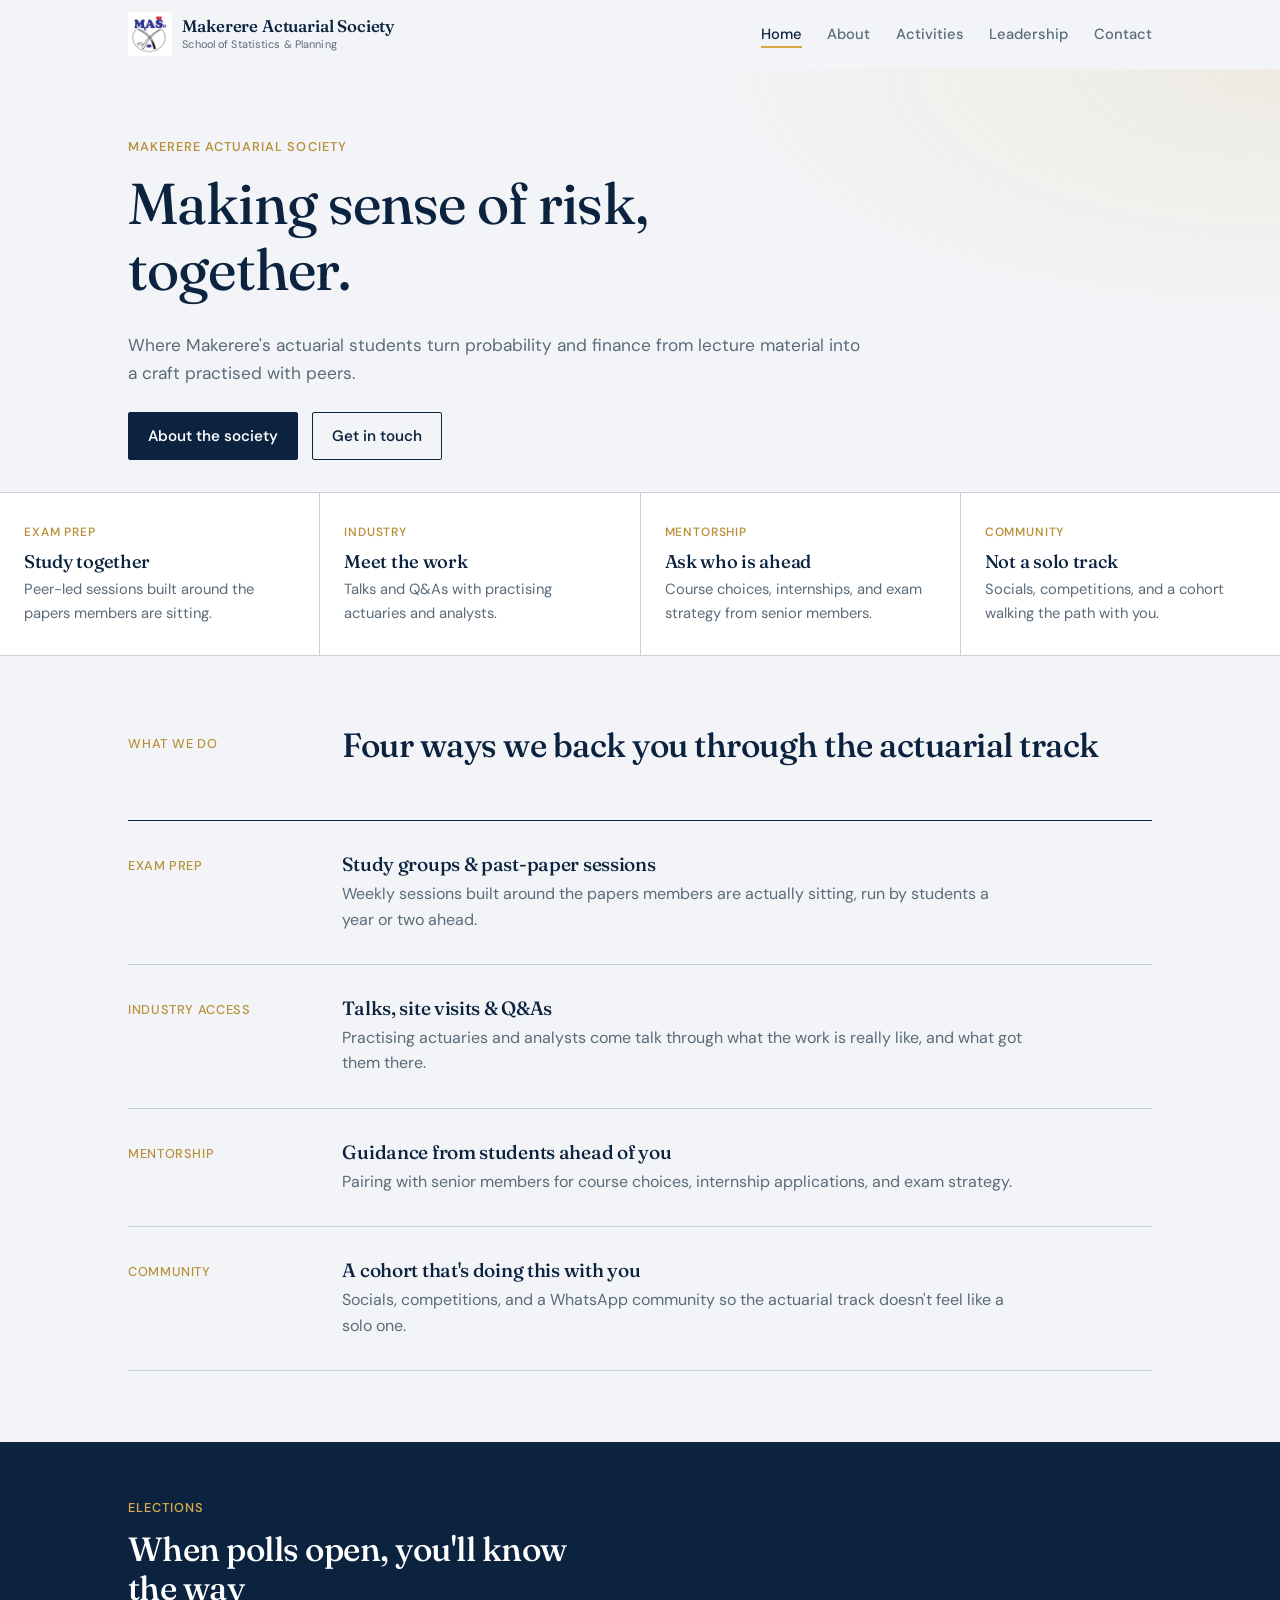
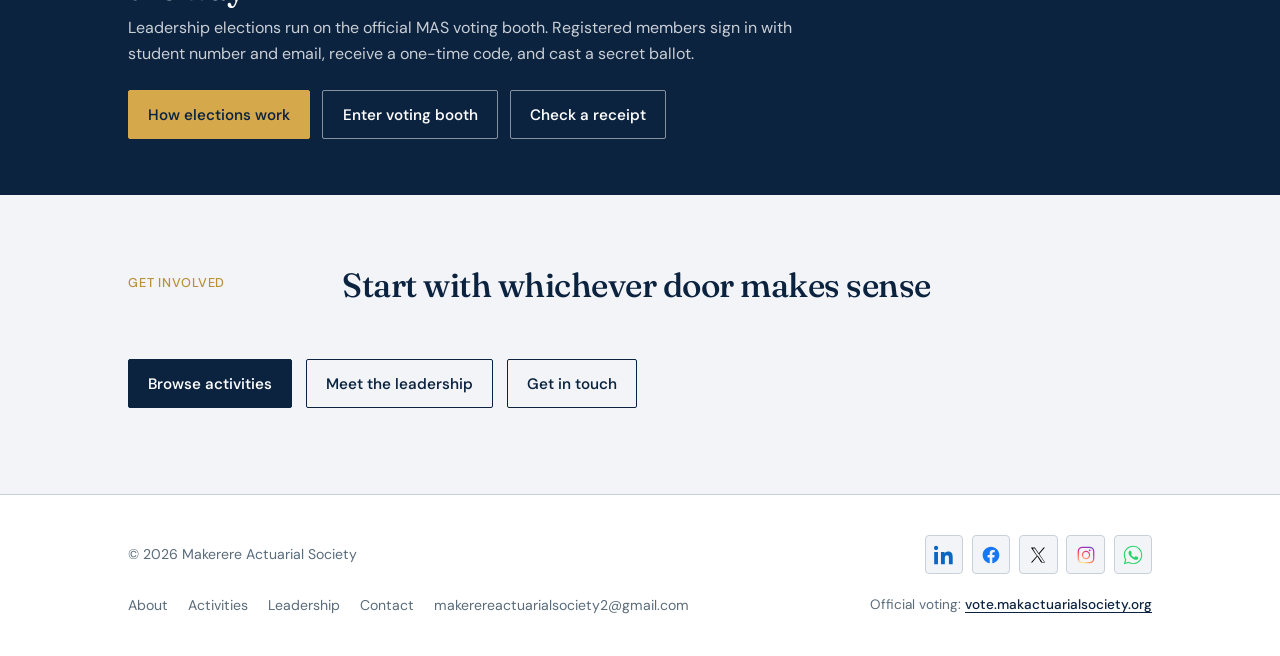
<file: index.html>
<!doctype html>
<html lang="en">
<head>
  <meta charset="utf-8">
  <title>Makerere Actuarial Society</title>
  <meta name="description" content="The Makerere Actuarial Society supports students building careers in actuarial science through exam prep, mentorship, and a direct line to the profession.">
  <meta name="viewport" content="width=device-width, initial-scale=1">
  <link rel="canonical" href="https://makacturialsociety.org/">
  <meta property="og:type" content="website">
  <meta property="og:site_name" content="Makerere Actuarial Society">
  <meta property="og:title" content="Makerere Actuarial Society">
  <meta property="og:description" content="Exam prep, mentorship, and industry access for Makerere's actuarial science students.">
  <meta property="og:url" content="https://makacturialsociety.org/">
  <meta property="og:image" content="https://makacturialsociety.org/assets/mas_logo.jpg">
  <meta name="twitter:card" content="summary">
  <meta name="twitter:title" content="Makerere Actuarial Society">
  <meta name="twitter:description" content="Exam prep, mentorship, and industry access for Makerere's actuarial science students.">
  <link rel="icon" type="image/jpeg" href="./assets/favicon.jpg">
  <link rel="preconnect" href="https://fonts.googleapis.com">
  <link rel="preconnect" href="https://fonts.gstatic.com" crossorigin>
  <link href="https://fonts.googleapis.com/css2?family=DM+Sans:ital,opsz,wght@0,9..40,400;0,9..40,500;0,9..40,600;1,9..40,400&family=Fraunces:opsz,wght@9..144,450;9..144,500;9..144,550&display=swap" rel="stylesheet">
  <link rel="stylesheet" href="./css/style.css">
  <script type="application/ld+json">
  {
    "@context": "https://schema.org",
    "@type": "Organization",
    "name": "Makerere Actuarial Society",
    "url": "https://makacturialsociety.org/",
    "email": "makerereactuarialsociety2@gmail.com",
    "logo": "https://makacturialsociety.org/assets/mas_logo.jpg",
    "sameAs": [
      "https://www.linkedin.com/company/makerere_mas/",
      "https://www.facebook.com/MakerereActuarialSocietymas",
      "https://x.com/MakActuarialSoc",
      "https://www.instagram.com/makerereactuarialsociety/"
    ]
  }
  </script>
</head>
<body>

  <a class="skip-link" href="#main">Skip to content</a>

  <header class="site-header">
    <div class="shell">
      <a class="brand" href="./">
        <span class="brand-mark">
          <img src="./assets/mas_logo.jpg" alt="Makerere Actuarial Society logo" height="44" width="44">
        </span>
        <span class="brand-word">Makerere Actuarial Society<small>School of Statistics &amp; Planning</small></span>
      </a>
      <button class="nav-toggle" type="button" data-nav-toggle aria-expanded="false" aria-controls="primary-nav">Menu</button>
      <nav class="site-nav" aria-label="Primary">
        <ul class="nav-links" id="primary-nav" data-nav-links>
          <li><a href="./" aria-current="page">Home</a></li>
          <li><a href="./about.html">About</a></li>
          <li><a href="./activities.html">Activities</a></li>
          <li><a href="./leadership.html">Leadership</a></li>
          <li><a href="./contact.html">Contact</a></li>
        </ul>
      </nav>
    </div>
  </header>

  <main id="main">

    <section class="page-intro" aria-label="Introduction">
      <div class="shell">
        <p class="kicker reveal">Makerere Actuarial Society</p>
        <h1 class="reveal reveal-delay-1">Making sense of risk, together.</h1>
        <p class="lede reveal reveal-delay-2">Where Makerere's actuarial students turn probability and finance from lecture material into a craft practised with peers.</p>
        <div class="hero-actions reveal reveal-delay-2">
          <a class="btn btn-primary" href="./about.html">About the society</a>
          <a class="btn btn-secondary" href="./contact.html">Get in touch</a>
        </div>
      </div>
    </section>

    <section class="pillars" aria-label="What you get">
      <div class="pillar">
        <p class="label">Exam prep</p>
        <h2>Study together</h2>
        <p>Peer-led sessions built around the papers members are sitting.</p>
      </div>
      <div class="pillar">
        <p class="label">Industry</p>
        <h2>Meet the work</h2>
        <p>Talks and Q&amp;As with practising actuaries and analysts.</p>
      </div>
      <div class="pillar">
        <p class="label">Mentorship</p>
        <h2>Ask who is ahead</h2>
        <p>Course choices, internships, and exam strategy from senior members.</p>
      </div>
      <div class="pillar">
        <p class="label">Community</p>
        <h2>Not a solo track</h2>
        <p>Socials, competitions, and a cohort walking the path with you.</p>
      </div>
    </section>

    <section class="section">
      <div class="shell">
        <div class="section-head reveal">
          <p class="row-label">What we do</p>
          <h2>Four ways we back you through the actuarial track</h2>
        </div>
        <div class="rows">
          <div class="row">
            <p class="row-label">Exam prep</p>
            <div>
              <h3>Study groups &amp; past-paper sessions</h3>
              <p>Weekly sessions built around the papers members are actually sitting, run by students a year or two ahead.</p>
            </div>
          </div>
          <div class="row">
            <p class="row-label">Industry access</p>
            <div>
              <h3>Talks, site visits &amp; Q&amp;As</h3>
              <p>Practising actuaries and analysts come talk through what the work is really like, and what got them there.</p>
            </div>
          </div>
          <div class="row">
            <p class="row-label">Mentorship</p>
            <div>
              <h3>Guidance from students ahead of you</h3>
              <p>Pairing with senior members for course choices, internship applications, and exam strategy.</p>
            </div>
          </div>
          <div class="row">
            <p class="row-label">Community</p>
            <div>
              <h3>A cohort that's doing this with you</h3>
              <p>Socials, competitions, and a WhatsApp community so the actuarial track doesn't feel like a solo one.</p>
            </div>
          </div>
        </div>
      </div>
    </section>

    <section class="band" aria-labelledby="election-ready">
      <div class="shell">
        <p class="band-kicker">Elections</p>
        <h2 id="election-ready">When polls open, you'll know the way</h2>
        <p class="lede">Leadership elections run on the official MAS voting booth. Registered members sign in with student number and email, receive a one-time code, and cast a secret ballot.</p>
        <div class="band-actions">
          <a class="btn btn-primary" href="./leadership.html">How elections work</a>
          <a class="btn btn-secondary" href="#" data-voting-booth>Enter voting booth</a>
          <a class="btn btn-secondary" href="#" data-receipt-lookup>Check a receipt</a>
        </div>
      </div>
    </section>

    <section class="section">
      <div class="shell">
        <div class="section-head">
          <p class="row-label">Get involved</p>
          <h2>Start with whichever door makes sense</h2>
        </div>
        <div class="hero-actions">
          <a class="btn btn-primary" href="./activities.html">Browse activities</a>
          <a class="btn btn-secondary" href="./leadership.html">Meet the leadership</a>
          <a class="btn btn-secondary" href="./contact.html">Get in touch</a>
        </div>
      </div>
    </section>

  </main>

  <footer class="site-footer">
    <div class="shell footer-inner">
      <div class="footer-top">
        <span>&copy; <span id="year"></span> Makerere Actuarial Society</span>
        <ul class="social-list" aria-label="Social media">
          <li><a href="#" data-social="linkedin"><img src="./assets/icons/linkedin.svg" alt="" width="20" height="20"></a></li>
          <li><a href="#" data-social="facebook"><img src="./assets/icons/facebook.svg" alt="" width="20" height="20"></a></li>
          <li><a href="#" data-social="x"><img src="./assets/icons/x.svg" alt="" width="20" height="20"></a></li>
          <li><a href="#" data-social="instagram"><img src="./assets/icons/instagram.svg" alt="" width="20" height="20"></a></li>
          <li><a href="#" data-social="whatsapp"><img src="./assets/icons/whatsapp.svg" alt="" width="20" height="20"></a></li>
        </ul>
      </div>
      <div class="footer-bottom">
        <ul class="footer-links">
          <li><a href="./about.html">About</a></li>
          <li><a href="./activities.html">Activities</a></li>
          <li><a href="./leadership.html">Leadership</a></li>
          <li><a href="./contact.html">Contact</a></li>
          <li><a href="mailto:makerereactuarialsociety2@gmail.com">makerereactuarialsociety2@gmail.com</a></li>
        </ul>
        <p class="footer-meta">Official voting: <a href="#" data-voting-booth>vote.makactuarialsociety.org</a></p>
      </div>
    </div>
  </footer>

  <script src="./js/main.js"></script>
</body>
</html>
</file>
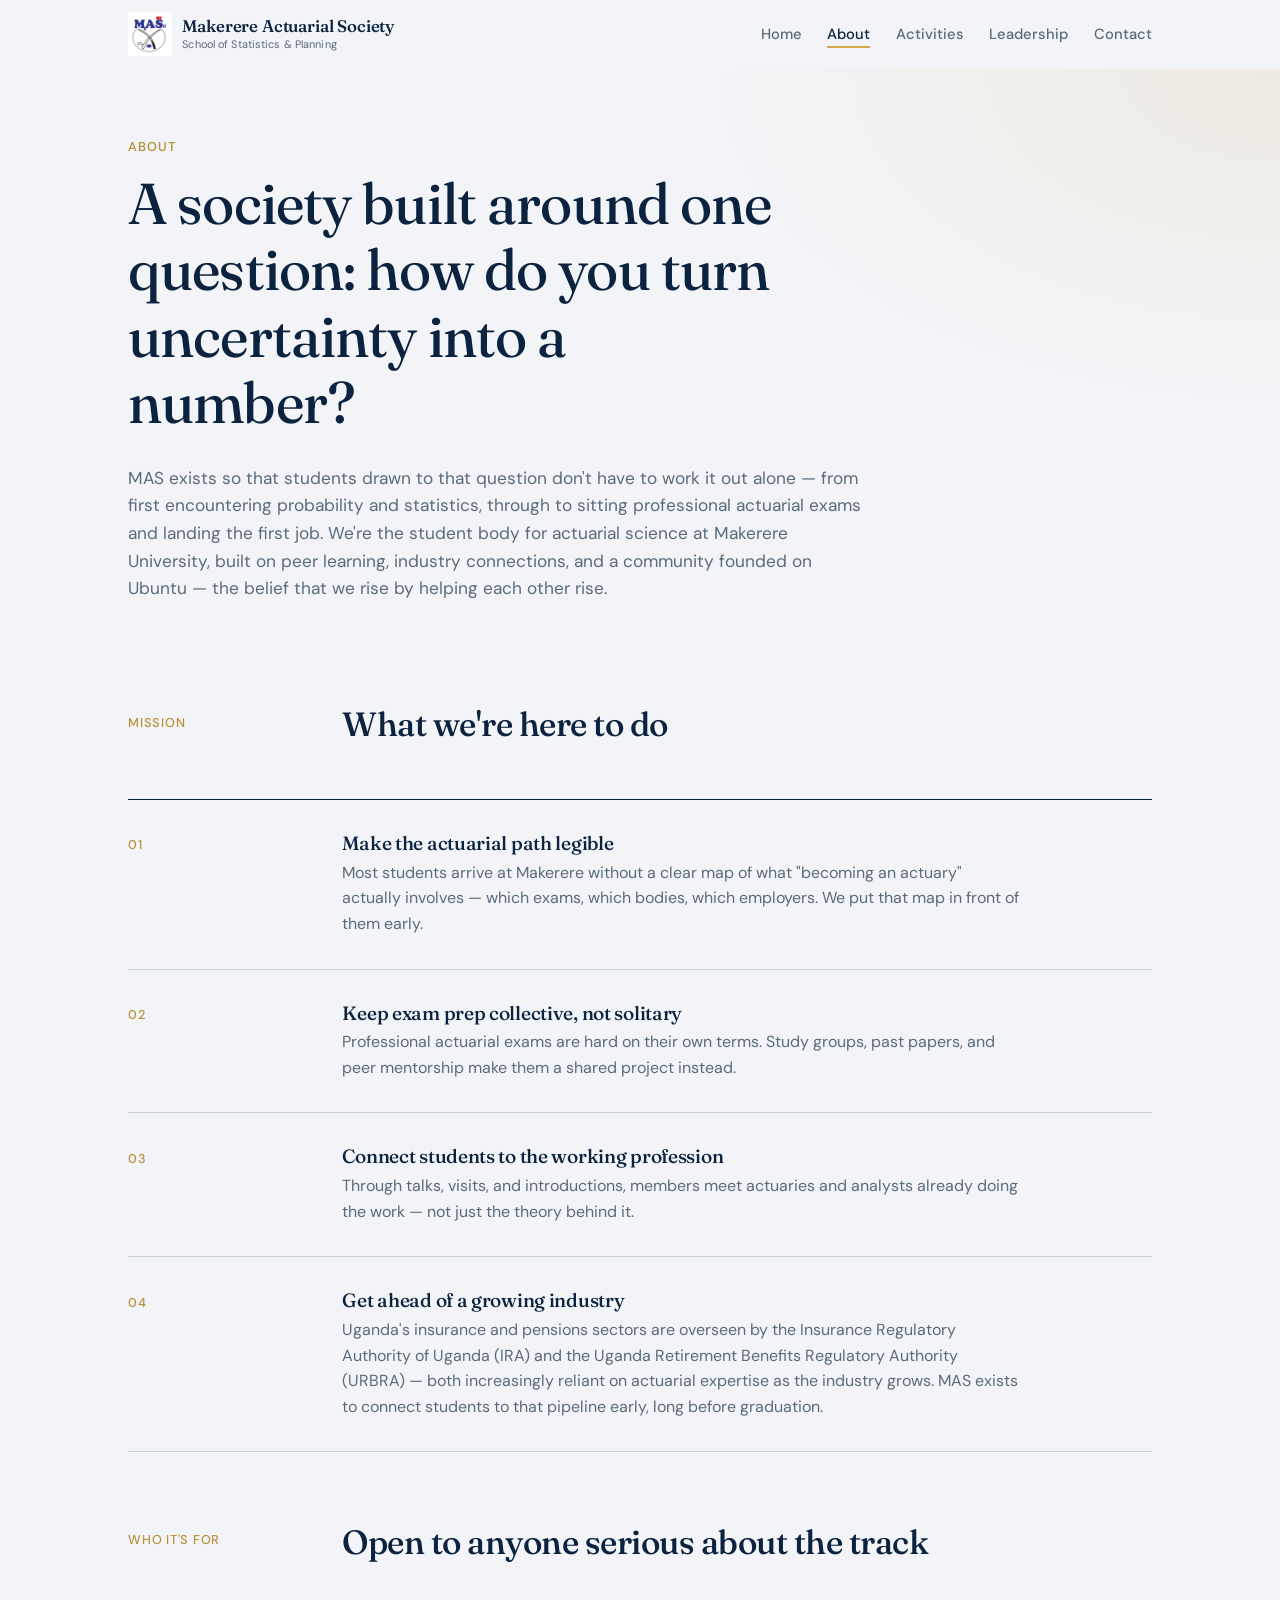
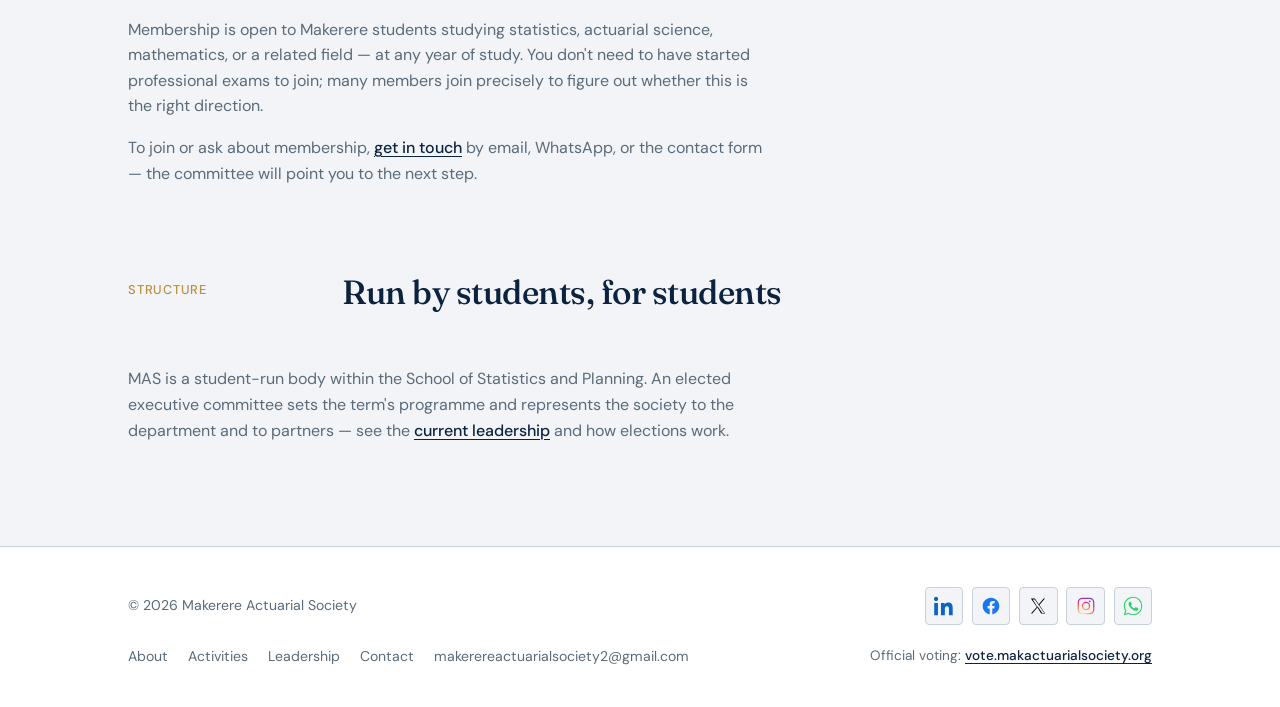
<file: about.html>
<!doctype html>
<html lang="en">
<head>
  <meta charset="utf-8">
  <title>About — Makerere Actuarial Society</title>
  <meta name="description" content="What the Makerere Actuarial Society is, who it's for, and how it's run.">
  <meta name="viewport" content="width=device-width, initial-scale=1">
  <link rel="canonical" href="https://makacturialsociety.org/about.html">
  <meta property="og:type" content="website">
  <meta property="og:site_name" content="Makerere Actuarial Society">
  <meta property="og:title" content="About — Makerere Actuarial Society">
  <meta property="og:description" content="What the Makerere Actuarial Society is, who it's for, and how it's run.">
  <meta property="og:url" content="https://makacturialsociety.org/about.html">
  <meta property="og:image" content="https://makacturialsociety.org/assets/mas_logo.jpg">
  <meta name="twitter:card" content="summary">
  <meta name="twitter:title" content="About — Makerere Actuarial Society">
  <meta name="twitter:description" content="What the Makerere Actuarial Society is, who it's for, and how it's run.">
  <link rel="icon" type="image/jpeg" href="./assets/favicon.jpg">
  <link rel="preconnect" href="https://fonts.googleapis.com">
  <link rel="preconnect" href="https://fonts.gstatic.com" crossorigin>
  <link href="https://fonts.googleapis.com/css2?family=DM+Sans:ital,opsz,wght@0,9..40,400;0,9..40,500;0,9..40,600;1,9..40,400&family=Fraunces:opsz,wght@9..144,450;9..144,500;9..144,550&display=swap" rel="stylesheet">
  <link rel="stylesheet" href="./css/style.css">
</head>
<body>

  <a class="skip-link" href="#main">Skip to content</a>

  <header class="site-header">
    <div class="shell">
      <a class="brand" href="./">
        <span class="brand-mark">
          <img src="./assets/mas_logo.jpg" alt="Makerere Actuarial Society logo" width="44" height="44">
        </span>
        <span class="brand-word">Makerere Actuarial Society<small>School of Statistics &amp; Planning</small></span>
      </a>
      <button class="nav-toggle" type="button" data-nav-toggle aria-expanded="false" aria-controls="primary-nav">Menu</button>
      <nav class="site-nav" aria-label="Primary">
        <ul class="nav-links" id="primary-nav" data-nav-links>
          <li><a href="./">Home</a></li>
          <li><a href="./about.html" aria-current="page">About</a></li>
          <li><a href="./activities.html">Activities</a></li>
          <li><a href="./leadership.html">Leadership</a></li>
          <li><a href="./contact.html">Contact</a></li>
        </ul>
      </nav>
    </div>
  </header>

  <main id="main">

    <section class="page-intro">
      <div class="shell">
        <p class="kicker reveal">About</p>
        <h1 class="reveal reveal-delay-1">A society built around one question: how do you turn uncertainty into a number?</h1>
        <p class="lede reveal reveal-delay-2">MAS exists so that students drawn to that question don't have to work it out alone — from first encountering probability and statistics, through to sitting professional actuarial exams and landing the first job. We're the student body for actuarial science at Makerere University, built on peer learning, industry connections, and a community founded on Ubuntu — the belief that we rise by helping each other rise.</p>
      </div>
    </section>

    <section class="section">
      <div class="shell">
        <div class="section-head">
          <p class="row-label">Mission</p>
          <h2>What we're here to do</h2>
        </div>
        <div class="rows">
          <div class="row">
            <p class="row-label">01</p>
            <div>
              <h3>Make the actuarial path legible</h3>
              <p>Most students arrive at Makerere without a clear map of what "becoming an actuary" actually involves — which exams, which bodies, which employers. We put that map in front of them early.</p>
            </div>
          </div>
          <div class="row">
            <p class="row-label">02</p>
            <div>
              <h3>Keep exam prep collective, not solitary</h3>
              <p>Professional actuarial exams are hard on their own terms. Study groups, past papers, and peer mentorship make them a shared project instead.</p>
            </div>
          </div>
          <div class="row">
            <p class="row-label">03</p>
            <div>
              <h3>Connect students to the working profession</h3>
              <p>Through talks, visits, and introductions, members meet actuaries and analysts already doing the work — not just the theory behind it.</p>
            </div>
          </div>
          <div class="row">
            <p class="row-label">04</p>
            <div>
              <h3>Get ahead of a growing industry</h3>
              <p>Uganda's insurance and pensions sectors are overseen by the Insurance Regulatory Authority of Uganda (IRA) and the Uganda Retirement Benefits Regulatory Authority (URBRA) — both increasingly reliant on actuarial expertise as the industry grows. MAS exists to connect students to that pipeline early, long before graduation.</p>
            </div>
          </div>
        </div>
      </div>
    </section>

    <section class="section" style="padding-top: 0;">
      <div class="shell">
        <div class="section-head">
          <p class="row-label">Who it's for</p>
          <h2>Open to anyone serious about the track</h2>
        </div>
        <p class="prose-narrow">Membership is open to Makerere students studying statistics, actuarial science, mathematics, or a related field — at any year of study. You don't need to have started professional exams to join; many members join precisely to figure out whether this is the right direction.</p>
        <p class="prose-narrow">To join or ask about membership, <a href="./contact.html">get in touch</a> by email, WhatsApp, or the contact form — the committee will point you to the next step.</p>
      </div>
    </section>

    <section class="section" style="padding-top: 0;">
      <div class="shell">
        <div class="section-head">
          <p class="row-label">Structure</p>
          <h2>Run by students, for students</h2>
        </div>
        <p class="prose-narrow">MAS is a student-run body within the School of Statistics and Planning. An elected executive committee sets the term's programme and represents the society to the department and to partners — see the <a href="./leadership.html">current leadership</a> and how elections work.</p>
      </div>
    </section>

  </main>

  <footer class="site-footer">
    <div class="shell footer-inner">
      <div class="footer-top">
        <span>&copy; <span id="year"></span> Makerere Actuarial Society</span>
        <ul class="social-list" aria-label="Social media">
          <li><a href="#" data-social="linkedin"><img src="./assets/icons/linkedin.svg" alt="" width="20" height="20"></a></li>
          <li><a href="#" data-social="facebook"><img src="./assets/icons/facebook.svg" alt="" width="20" height="20"></a></li>
          <li><a href="#" data-social="x"><img src="./assets/icons/x.svg" alt="" width="20" height="20"></a></li>
          <li><a href="#" data-social="instagram"><img src="./assets/icons/instagram.svg" alt="" width="20" height="20"></a></li>
          <li><a href="#" data-social="whatsapp"><img src="./assets/icons/whatsapp.svg" alt="" width="20" height="20"></a></li>
        </ul>
      </div>
      <div class="footer-bottom">
        <ul class="footer-links">
          <li><a href="./about.html">About</a></li>
          <li><a href="./activities.html">Activities</a></li>
          <li><a href="./leadership.html">Leadership</a></li>
          <li><a href="./contact.html">Contact</a></li>
          <li><a href="mailto:makerereactuarialsociety2@gmail.com">makerereactuarialsociety2@gmail.com</a></li>
        </ul>
        <p class="footer-meta">Official voting: <a href="#" data-voting-booth>vote.makactuarialsociety.org</a></p>
      </div>
    </div>
  </footer>

  <script src="./js/main.js"></script>
</body>
</html>
</file>
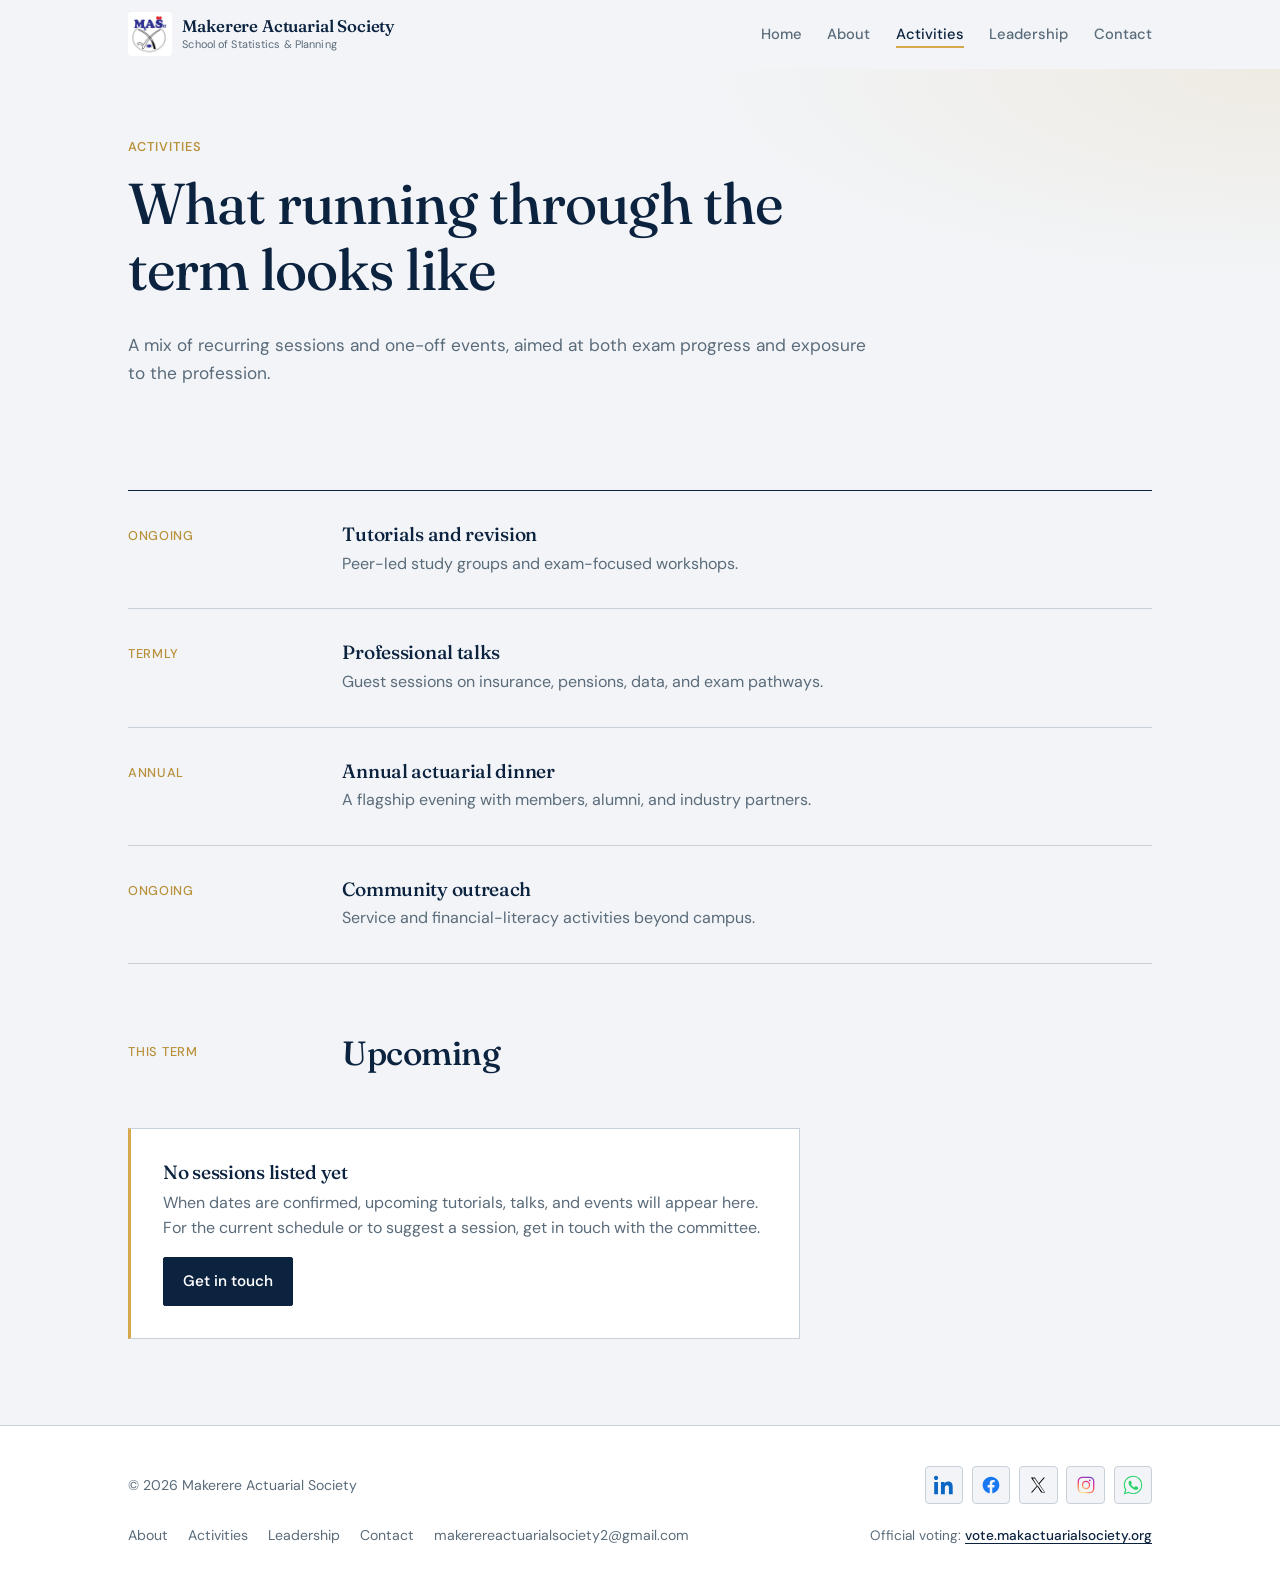
<file: activities.html>
<!doctype html>
<html lang="en">
<head>
  <meta charset="utf-8">
  <title>Activities — Makerere Actuarial Society</title>
  <meta name="description" content="Study groups, speaker sessions, industry visits, and the rest of what MAS runs through the year.">
  <meta name="viewport" content="width=device-width, initial-scale=1">
  <link rel="canonical" href="https://makacturialsociety.org/activities.html">
  <meta property="og:type" content="website">
  <meta property="og:site_name" content="Makerere Actuarial Society">
  <meta property="og:title" content="Activities — Makerere Actuarial Society">
  <meta property="og:description" content="Study groups, speaker sessions, industry visits, and the rest of what MAS runs through the year.">
  <meta property="og:url" content="https://makacturialsociety.org/activities.html">
  <meta property="og:image" content="https://makacturialsociety.org/assets/mas_logo.jpg">
  <meta name="twitter:card" content="summary">
  <meta name="twitter:title" content="Activities — Makerere Actuarial Society">
  <meta name="twitter:description" content="Study groups, speaker sessions, industry visits, and the rest of what MAS runs through the year.">
  <link rel="icon" type="image/jpeg" href="./assets/favicon.jpg">
  <link rel="preconnect" href="https://fonts.googleapis.com">
  <link rel="preconnect" href="https://fonts.gstatic.com" crossorigin>
  <link href="https://fonts.googleapis.com/css2?family=DM+Sans:ital,opsz,wght@0,9..40,400;0,9..40,500;0,9..40,600;1,9..40,400&family=Fraunces:opsz,wght@9..144,450;9..144,500;9..144,550&display=swap" rel="stylesheet">
  <link rel="stylesheet" href="./css/style.css">
</head>
<body>

  <a class="skip-link" href="#main">Skip to content</a>

  <header class="site-header">
    <div class="shell">
      <a class="brand" href="./">
        <span class="brand-mark">
          <img src="./assets/mas_logo.jpg" alt="Makerere Actuarial Society logo" width="44" height="44">
        </span>
        <span class="brand-word">Makerere Actuarial Society<small>School of Statistics &amp; Planning</small></span>
      </a>
      <button class="nav-toggle" type="button" data-nav-toggle aria-expanded="false" aria-controls="primary-nav">Menu</button>
      <nav class="site-nav" aria-label="Primary">
        <ul class="nav-links" id="primary-nav" data-nav-links>
          <li><a href="./">Home</a></li>
          <li><a href="./about.html">About</a></li>
          <li><a href="./activities.html" aria-current="page">Activities</a></li>
          <li><a href="./leadership.html">Leadership</a></li>
          <li><a href="./contact.html">Contact</a></li>
        </ul>
      </nav>
    </div>
  </header>

  <main id="main">

    <section class="page-intro">
      <div class="shell">
        <p class="kicker reveal">Activities</p>
        <h1 class="reveal reveal-delay-1">What running through the term looks like</h1>
        <p class="lede reveal reveal-delay-2">A mix of recurring sessions and one-off events, aimed at both exam progress and exposure to the profession.</p>
      </div>
    </section>

    <section class="section">
      <div class="shell">
        <div class="rows">
          <div class="row">
            <p class="row-label">Ongoing</p>
            <div>
              <h3>Tutorials and revision</h3>
              <p>Peer-led study groups and exam-focused workshops.</p>
            </div>
          </div>
          <div class="row">
            <p class="row-label">Termly</p>
            <div>
              <h3>Professional talks</h3>
              <p>Guest sessions on insurance, pensions, data, and exam pathways.</p>
            </div>
          </div>
          <div class="row">
            <p class="row-label">Annual</p>
            <div>
              <h3>Annual actuarial dinner</h3>
              <p>A flagship evening with members, alumni, and industry partners.</p>
            </div>
          </div>
          <div class="row">
            <p class="row-label">Ongoing</p>
            <div>
              <h3>Community outreach</h3>
              <p>Service and financial-literacy activities beyond campus.</p>
            </div>
          </div>
        </div>
      </div>
    </section>

    <section class="section" style="padding-top: 0;">
      <div class="shell">
        <div class="section-head">
          <p class="row-label">This term</p>
          <h2>Upcoming</h2>
        </div>
        <div class="empty-state">
          <h3>No sessions listed yet</h3>
          <p>When dates are confirmed, upcoming tutorials, talks, and events will appear here. For the current schedule or to suggest a session, get in touch with the committee.</p>
          <a class="btn btn-primary" href="./contact.html">Get in touch</a>
        </div>
      </div>
    </section>

  </main>

  <footer class="site-footer">
    <div class="shell footer-inner">
      <div class="footer-top">
        <span>&copy; <span id="year"></span> Makerere Actuarial Society</span>
        <ul class="social-list" aria-label="Social media">
          <li><a href="#" data-social="linkedin"><img src="./assets/icons/linkedin.svg" alt="" width="20" height="20"></a></li>
          <li><a href="#" data-social="facebook"><img src="./assets/icons/facebook.svg" alt="" width="20" height="20"></a></li>
          <li><a href="#" data-social="x"><img src="./assets/icons/x.svg" alt="" width="20" height="20"></a></li>
          <li><a href="#" data-social="instagram"><img src="./assets/icons/instagram.svg" alt="" width="20" height="20"></a></li>
          <li><a href="#" data-social="whatsapp"><img src="./assets/icons/whatsapp.svg" alt="" width="20" height="20"></a></li>
        </ul>
      </div>
      <div class="footer-bottom">
        <ul class="footer-links">
          <li><a href="./about.html">About</a></li>
          <li><a href="./activities.html">Activities</a></li>
          <li><a href="./leadership.html">Leadership</a></li>
          <li><a href="./contact.html">Contact</a></li>
          <li><a href="mailto:makerereactuarialsociety2@gmail.com">makerereactuarialsociety2@gmail.com</a></li>
        </ul>
        <p class="footer-meta">Official voting: <a href="#" data-voting-booth>vote.makactuarialsociety.org</a></p>
      </div>
    </div>
  </footer>

  <script src="./js/main.js"></script>
</body>
</html>
</file>
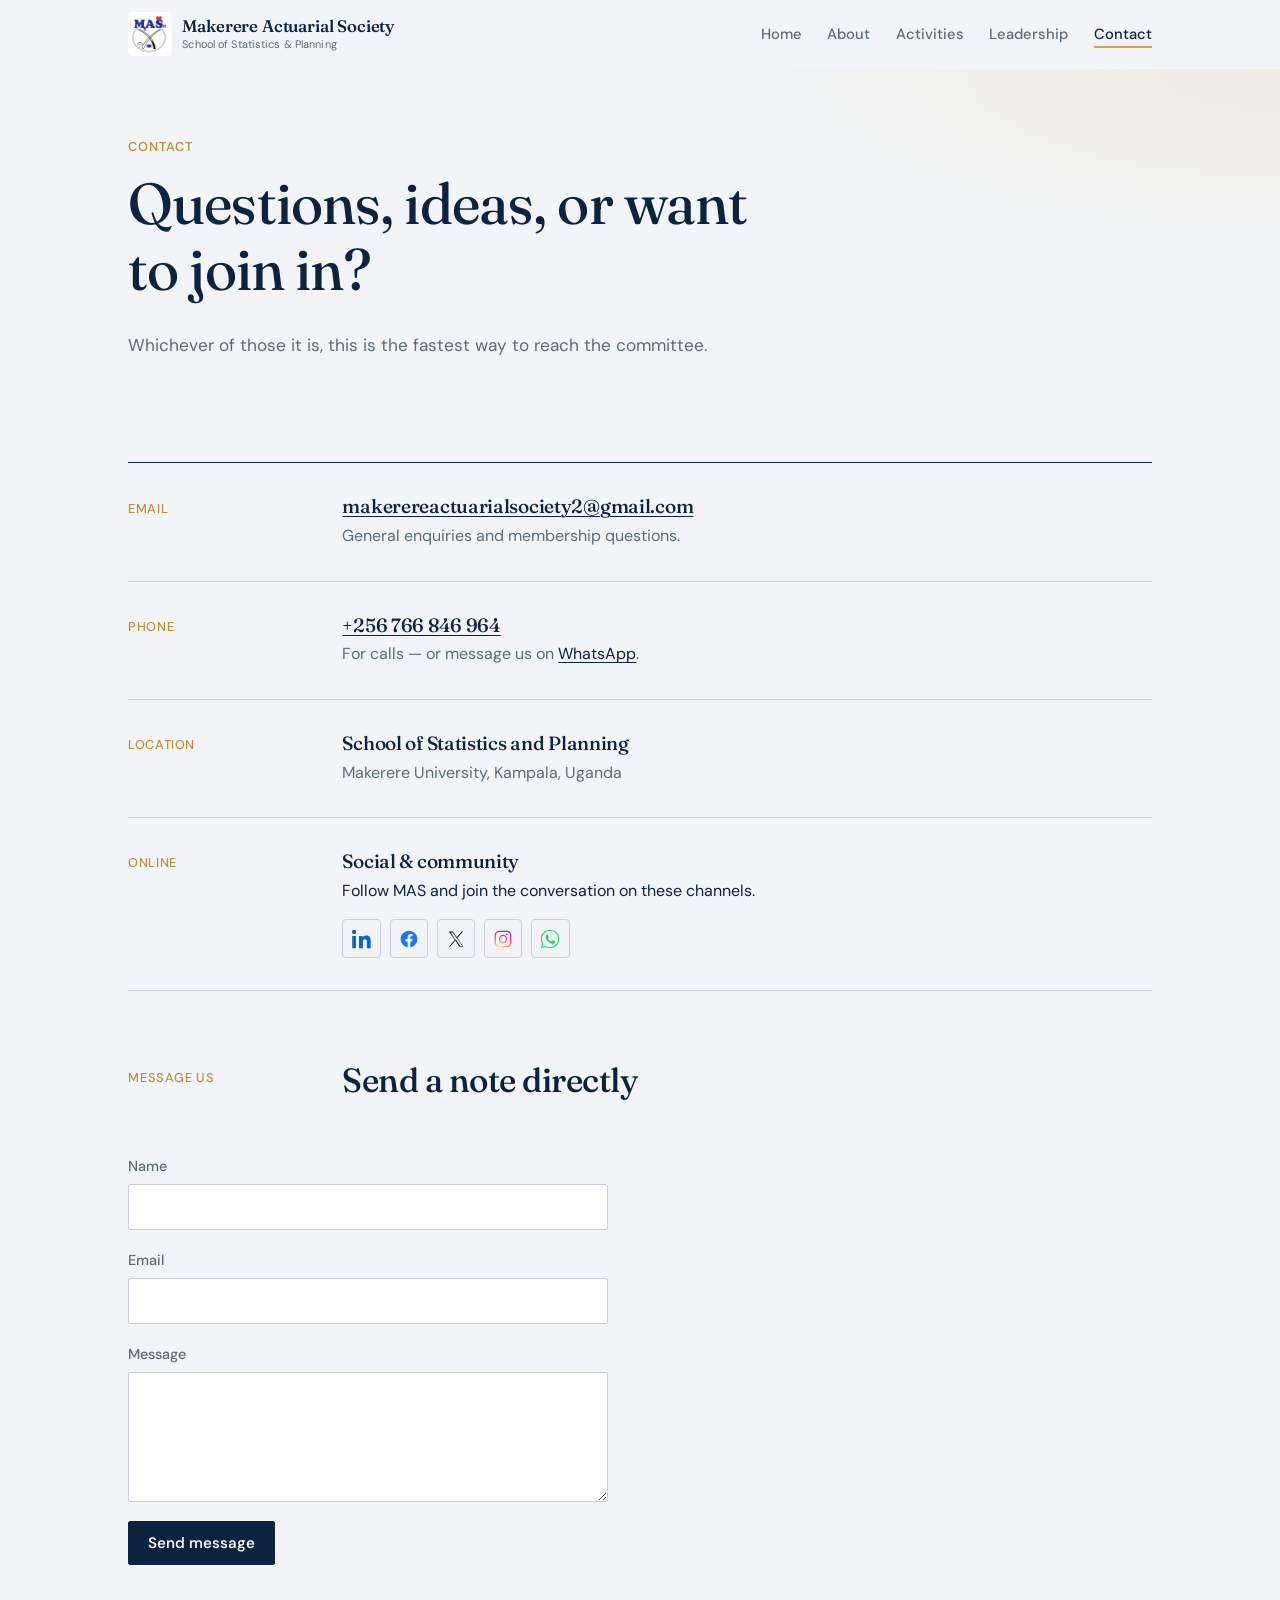
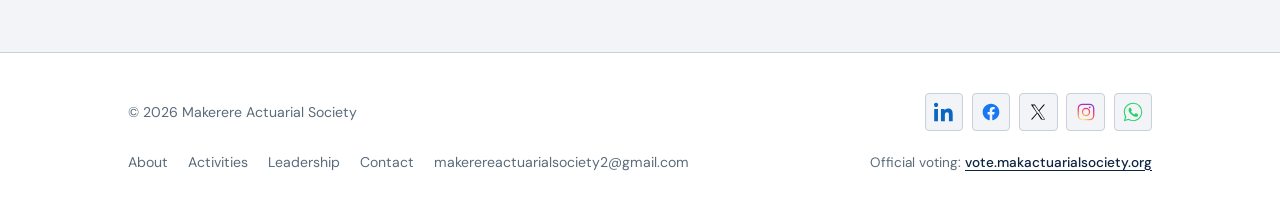
<file: contact.html>
<!doctype html>
<html lang="en">
<head>
  <meta charset="utf-8">
  <title>Contact — Makerere Actuarial Society</title>
  <meta name="description" content="Get in touch with the Makerere Actuarial Society.">
  <meta name="viewport" content="width=device-width, initial-scale=1">
  <link rel="canonical" href="https://makacturialsociety.org/contact.html">
  <meta property="og:type" content="website">
  <meta property="og:site_name" content="Makerere Actuarial Society">
  <meta property="og:title" content="Contact — Makerere Actuarial Society">
  <meta property="og:description" content="Get in touch with the Makerere Actuarial Society.">
  <meta property="og:url" content="https://makacturialsociety.org/contact.html">
  <meta property="og:image" content="https://makacturialsociety.org/assets/mas_logo.jpg">
  <meta name="twitter:card" content="summary">
  <meta name="twitter:title" content="Contact — Makerere Actuarial Society">
  <meta name="twitter:description" content="Get in touch with the Makerere Actuarial Society.">
  <link rel="icon" type="image/jpeg" href="./assets/favicon.jpg">
  <link rel="preconnect" href="https://fonts.googleapis.com">
  <link rel="preconnect" href="https://fonts.gstatic.com" crossorigin>
  <link href="https://fonts.googleapis.com/css2?family=DM+Sans:ital,opsz,wght@0,9..40,400;0,9..40,500;0,9..40,600;1,9..40,400&family=Fraunces:opsz,wght@9..144,450;9..144,500;9..144,550&display=swap" rel="stylesheet">
  <link rel="stylesheet" href="./css/style.css">
</head>
<body>

  <a class="skip-link" href="#main">Skip to content</a>

  <header class="site-header">
    <div class="shell">
      <a class="brand" href="./">
        <span class="brand-mark">
          <img src="./assets/mas_logo.jpg" alt="Makerere Actuarial Society logo" width="44" height="44">
        </span>
        <span class="brand-word">Makerere Actuarial Society<small>School of Statistics &amp; Planning</small></span>
      </a>
      <button class="nav-toggle" type="button" data-nav-toggle aria-expanded="false" aria-controls="primary-nav">Menu</button>
      <nav class="site-nav" aria-label="Primary">
        <ul class="nav-links" id="primary-nav" data-nav-links>
          <li><a href="./">Home</a></li>
          <li><a href="./about.html">About</a></li>
          <li><a href="./activities.html">Activities</a></li>
          <li><a href="./leadership.html">Leadership</a></li>
          <li><a href="./contact.html" aria-current="page">Contact</a></li>
        </ul>
      </nav>
    </div>
  </header>

  <main id="main">

    <section class="page-intro">
      <div class="shell">
        <p class="kicker reveal">Contact</p>
        <h1 class="reveal reveal-delay-1">Questions, ideas, or want to join in?</h1>
        <p class="lede reveal reveal-delay-2">Whichever of those it is, this is the fastest way to reach the committee.</p>
      </div>
    </section>

    <section class="section">
      <div class="shell">
        <div class="rows">
          <div class="row">
            <p class="row-label">Email</p>
            <div>
              <h3><a href="mailto:makerereactuarialsociety2@gmail.com">makerereactuarialsociety2@gmail.com</a></h3>
              <p>General enquiries and membership questions.</p>
            </div>
          </div>
          <div class="row">
            <p class="row-label">Phone</p>
            <div>
              <h3><a href="tel:+256766846964">+256 766 846 964</a></h3>
              <p>For calls — or message us on <a href="#" data-social="whatsapp">WhatsApp</a>.</p>
            </div>
          </div>
          <div class="row">
            <p class="row-label">Location</p>
            <div>
              <h3>School of Statistics and Planning</h3>
              <p>Makerere University, Kampala, Uganda</p>
            </div>
          </div>
          <div class="row">
            <p class="row-label">Online</p>
            <div>
              <h3>Social &amp; community</h3>
              <p>Follow MAS and join the conversation on these channels.</p>
              <ul class="social-list contact-socials" aria-label="Social media">
                <li><a href="#" data-social="linkedin"><img src="./assets/icons/linkedin.svg" alt="" width="20" height="20"></a></li>
                <li><a href="#" data-social="facebook"><img src="./assets/icons/facebook.svg" alt="" width="20" height="20"></a></li>
                <li><a href="#" data-social="x"><img src="./assets/icons/x.svg" alt="" width="20" height="20"></a></li>
                <li><a href="#" data-social="instagram"><img src="./assets/icons/instagram.svg" alt="" width="20" height="20"></a></li>
                <li><a href="#" data-social="whatsapp"><img src="./assets/icons/whatsapp.svg" alt="" width="20" height="20"></a></li>
              </ul>
            </div>
          </div>
        </div>
      </div>
    </section>

    <section class="section" style="padding-top: 0;">
      <div class="shell">
        <div class="section-head">
          <p class="row-label">Message us</p>
          <h2>Send a note directly</h2>
        </div>

        <form action="https://formspree.io/f/xnpqvrre" method="POST" data-contact-form>
          <div class="form-field">
            <label for="name">Name</label>
            <input type="text" id="name" name="name" required autocomplete="name">
          </div>
          <div class="form-field">
            <label for="email">Email</label>
            <input type="email" id="email" name="email" required autocomplete="email">
          </div>
          <div class="form-field">
            <label for="message">Message</label>
            <textarea id="message" name="message" rows="5" required></textarea>
          </div>
          <button class="btn btn-primary" type="submit">Send message</button>
          <p class="form-status" data-form-status role="status" aria-live="polite"></p>
        </form>
      </div>
    </section>

  </main>

  <footer class="site-footer">
    <div class="shell footer-inner">
      <div class="footer-top">
        <span>&copy; <span id="year"></span> Makerere Actuarial Society</span>
        <ul class="social-list" aria-label="Social media">
          <li><a href="#" data-social="linkedin"><img src="./assets/icons/linkedin.svg" alt="" width="20" height="20"></a></li>
          <li><a href="#" data-social="facebook"><img src="./assets/icons/facebook.svg" alt="" width="20" height="20"></a></li>
          <li><a href="#" data-social="x"><img src="./assets/icons/x.svg" alt="" width="20" height="20"></a></li>
          <li><a href="#" data-social="instagram"><img src="./assets/icons/instagram.svg" alt="" width="20" height="20"></a></li>
          <li><a href="#" data-social="whatsapp"><img src="./assets/icons/whatsapp.svg" alt="" width="20" height="20"></a></li>
        </ul>
      </div>
      <div class="footer-bottom">
        <ul class="footer-links">
          <li><a href="./about.html">About</a></li>
          <li><a href="./activities.html">Activities</a></li>
          <li><a href="./leadership.html">Leadership</a></li>
          <li><a href="./contact.html">Contact</a></li>
          <li><a href="mailto:makerereactuarialsociety2@gmail.com">makerereactuarialsociety2@gmail.com</a></li>
        </ul>
        <p class="footer-meta">Official voting: <a href="#" data-voting-booth>vote.makactuarialsociety.org</a></p>
      </div>
    </div>
  </footer>

  <script src="./js/main.js"></script>
</body>
</html>
</file>
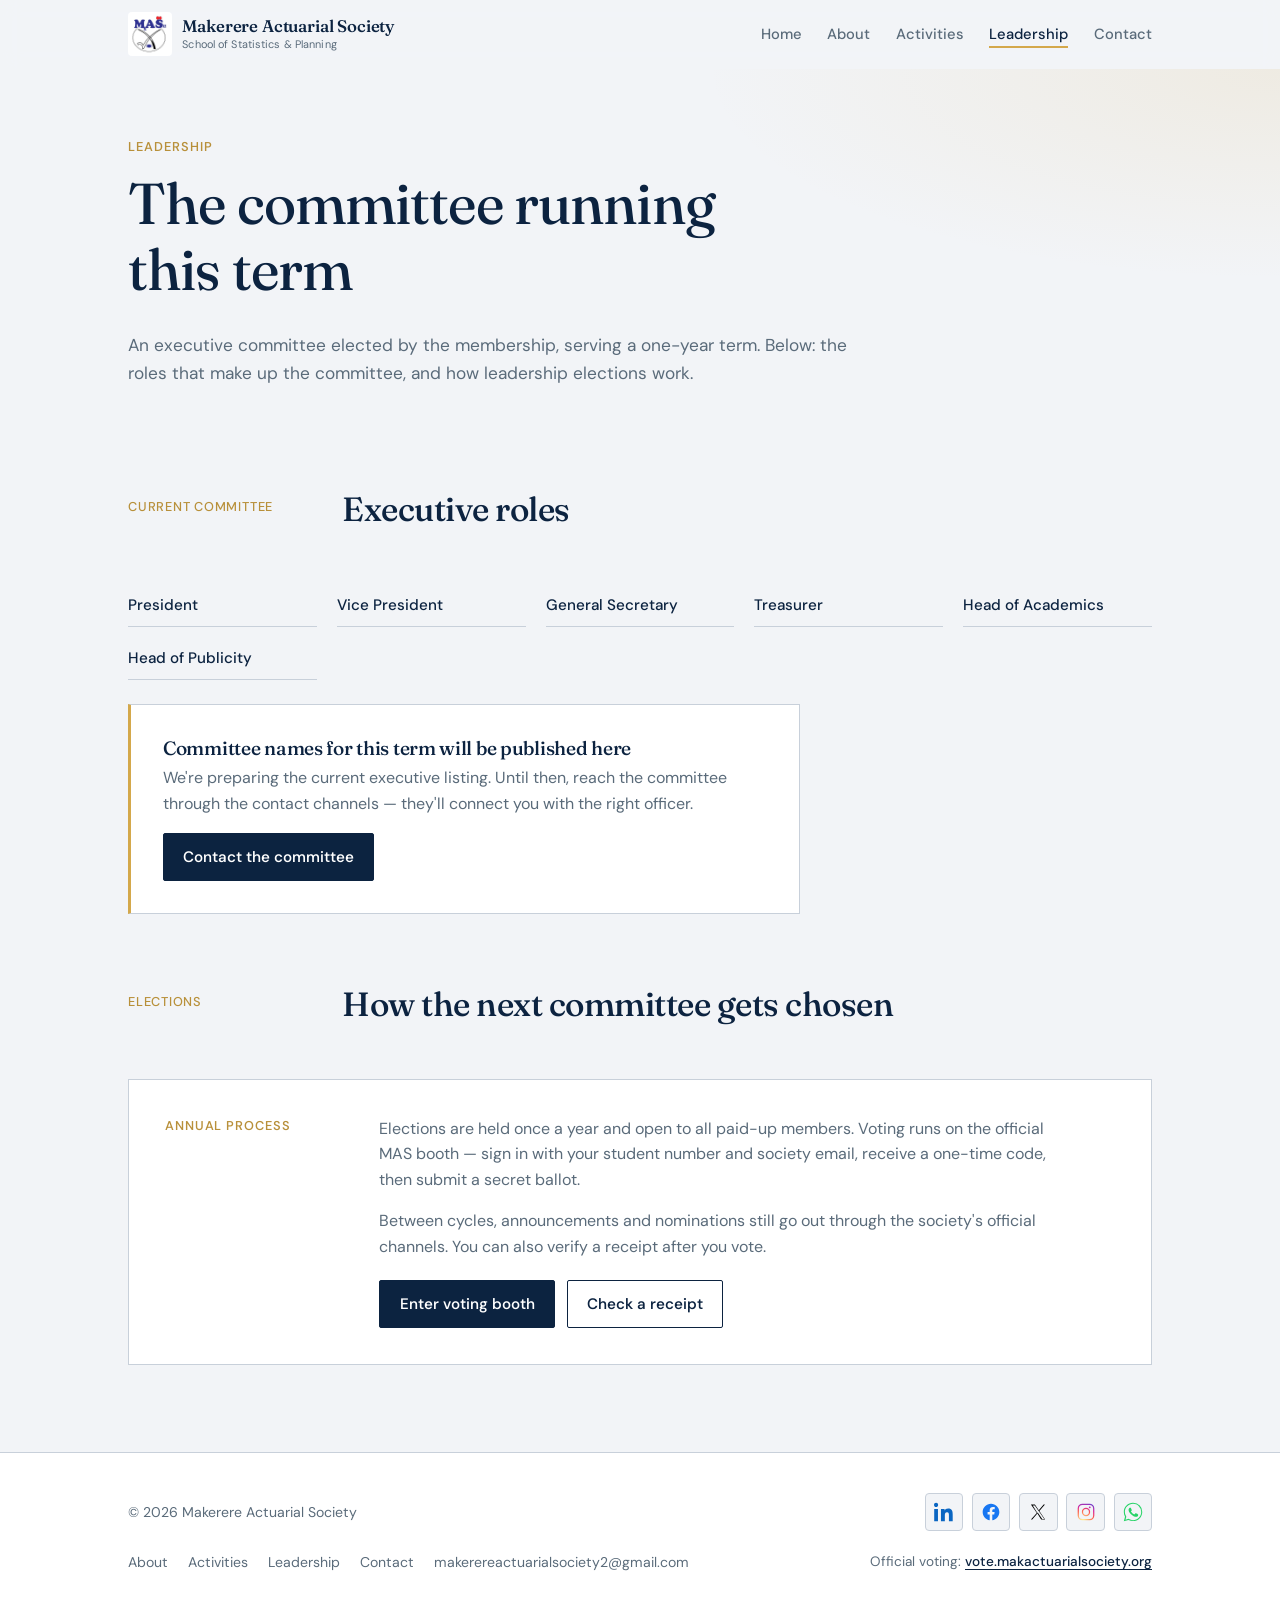
<file: leadership.html>
<!doctype html>
<html lang="en">
<head>
  <meta charset="utf-8">
  <title>Leadership — Makerere Actuarial Society</title>
  <meta name="description" content="The MAS executive committee roles, and how leadership elections work.">
  <meta name="viewport" content="width=device-width, initial-scale=1">
  <link rel="canonical" href="https://makacturialsociety.org/leadership.html">
  <meta property="og:type" content="website">
  <meta property="og:site_name" content="Makerere Actuarial Society">
  <meta property="og:title" content="Leadership — Makerere Actuarial Society">
  <meta property="og:description" content="The MAS executive committee roles, and how leadership elections work.">
  <meta property="og:url" content="https://makacturialsociety.org/leadership.html">
  <meta property="og:image" content="https://makacturialsociety.org/assets/mas_logo.jpg">
  <meta name="twitter:card" content="summary">
  <meta name="twitter:title" content="Leadership — Makerere Actuarial Society">
  <meta name="twitter:description" content="The MAS executive committee roles, and how leadership elections work.">
  <link rel="icon" type="image/jpeg" href="./assets/favicon.jpg">
  <link rel="preconnect" href="https://fonts.googleapis.com">
  <link rel="preconnect" href="https://fonts.gstatic.com" crossorigin>
  <link href="https://fonts.googleapis.com/css2?family=DM+Sans:ital,opsz,wght@0,9..40,400;0,9..40,500;0,9..40,600;1,9..40,400&family=Fraunces:opsz,wght@9..144,450;9..144,500;9..144,550&display=swap" rel="stylesheet">
  <link rel="stylesheet" href="./css/style.css">
</head>
<body>

  <a class="skip-link" href="#main">Skip to content</a>

  <header class="site-header">
    <div class="shell">
      <a class="brand" href="./">
        <span class="brand-mark">
          <img src="./assets/mas_logo.jpg" alt="Makerere Actuarial Society logo" width="44" height="44">
        </span>
        <span class="brand-word">Makerere Actuarial Society<small>School of Statistics &amp; Planning</small></span>
      </a>
      <button class="nav-toggle" type="button" data-nav-toggle aria-expanded="false" aria-controls="primary-nav">Menu</button>
      <nav class="site-nav" aria-label="Primary">
        <ul class="nav-links" id="primary-nav" data-nav-links>
          <li><a href="./">Home</a></li>
          <li><a href="./about.html">About</a></li>
          <li><a href="./activities.html">Activities</a></li>
          <li><a href="./leadership.html" aria-current="page">Leadership</a></li>
          <li><a href="./contact.html">Contact</a></li>
        </ul>
      </nav>
    </div>
  </header>

  <main id="main">

    <section class="page-intro">
      <div class="shell">
        <p class="kicker reveal">Leadership</p>
        <h1 class="reveal reveal-delay-1">The committee running this term</h1>
        <p class="lede reveal reveal-delay-2">An executive committee elected by the membership, serving a one-year term. Below: the roles that make up the committee, and how leadership elections work.</p>
      </div>
    </section>

    <section class="section">
      <div class="shell">
        <div class="section-head">
          <p class="row-label">Current committee</p>
          <h2>Executive roles</h2>
        </div>

        <ul class="role-list">
          <li>President</li>
          <li>Vice President</li>
          <li>General Secretary</li>
          <li>Treasurer</li>
          <li>Head of Academics</li>
          <li>Head of Publicity</li>
        </ul>

        <div class="empty-state">
          <h3>Committee names for this term will be published here</h3>
          <p>We're preparing the current executive listing. Until then, reach the committee through the contact channels — they'll connect you with the right officer.</p>
          <a class="btn btn-primary" href="./contact.html">Contact the committee</a>
        </div>
      </div>
    </section>

    <section class="section" style="padding-top: 0;">
      <div class="shell">
        <div class="section-head">
          <p class="row-label">Elections</p>
          <h2>How the next committee gets chosen</h2>
        </div>

        <div class="election-panel">
          <p class="kicker">Annual process</p>
          <div>
            <p>Elections are held once a year and open to all paid-up members. Voting runs on the official MAS booth — sign in with your student number and society email, receive a one-time code, then submit a secret ballot.</p>
            <p>Between cycles, announcements and nominations still go out through the society's official channels. You can also verify a receipt after you vote.</p>
            <div class="election-actions">
              <a class="btn btn-primary" href="#" data-voting-booth>Enter voting booth</a>
              <a class="btn btn-secondary" href="#" data-receipt-lookup>Check a receipt</a>
            </div>
          </div>
        </div>
      </div>
    </section>

  </main>

  <footer class="site-footer">
    <div class="shell footer-inner">
      <div class="footer-top">
        <span>&copy; <span id="year"></span> Makerere Actuarial Society</span>
        <ul class="social-list" aria-label="Social media">
          <li><a href="#" data-social="linkedin"><img src="./assets/icons/linkedin.svg" alt="" width="20" height="20"></a></li>
          <li><a href="#" data-social="facebook"><img src="./assets/icons/facebook.svg" alt="" width="20" height="20"></a></li>
          <li><a href="#" data-social="x"><img src="./assets/icons/x.svg" alt="" width="20" height="20"></a></li>
          <li><a href="#" data-social="instagram"><img src="./assets/icons/instagram.svg" alt="" width="20" height="20"></a></li>
          <li><a href="#" data-social="whatsapp"><img src="./assets/icons/whatsapp.svg" alt="" width="20" height="20"></a></li>
        </ul>
      </div>
      <div class="footer-bottom">
        <ul class="footer-links">
          <li><a href="./about.html">About</a></li>
          <li><a href="./activities.html">Activities</a></li>
          <li><a href="./leadership.html">Leadership</a></li>
          <li><a href="./contact.html">Contact</a></li>
          <li><a href="mailto:makerereactuarialsociety2@gmail.com">makerereactuarialsociety2@gmail.com</a></li>
        </ul>
        <p class="footer-meta">Official voting: <a href="#" data-voting-booth>vote.makactuarialsociety.org</a></p>
      </div>
    </div>
  </footer>

  <script src="./js/main.js"></script>
</body>
</html>
</file>
<file: css/style.css>
/* ==========================================================================
   Makerere Actuarial Society — Campus horizon
   Navy + maize gold on cool chalk. No build step.
   ========================================================================== */

:root {
  --ink: #0c2340;
  --ink-mid: #1a3a5c;
  --accent: #d4a84b;
  --accent-deep: #b8903a;
  --surface: #f2f4f7;
  --surface-deep: #e6eaef;
  --white: #ffffff;
  --soft: #5a6b7a;
  --rule: #c8d0da;
  --rule-strong: #0c2340;

  --display: "Fraunces", Georgia, "Times New Roman", serif;
  --sans: "DM Sans", -apple-system, BlinkMacSystemFont, "Segoe UI", sans-serif;

  --measure: 62ch;
  --gutter: clamp(1.25rem, 4vw, 3rem);
  --rail: 11rem;
  --header-h: 4.25rem;
  --shell: 1120px;
  --ease: cubic-bezier(0.22, 1, 0.36, 1);
}

*,
*::before,
*::after {
  box-sizing: border-box;
}

html {
  scroll-behavior: smooth;
  scroll-padding-top: calc(var(--header-h) + 0.75rem);
}

@media (prefers-reduced-motion: reduce) {
  html {
    scroll-behavior: auto;
  }

  *,
  *::before,
  *::after {
    animation-duration: 0.01ms !important;
    animation-iteration-count: 1 !important;
    transition-duration: 0.01ms !important;
  }
}

body {
  margin: 0;
  background: var(--surface);
  color: var(--ink);
  font-family: var(--sans);
  font-size: 1rem;
  line-height: 1.6;
  -webkit-font-smoothing: antialiased;
}

h1,
h2,
h3,
h4 {
  font-family: var(--display);
  font-weight: 500;
  line-height: 1.15;
  margin: 0 0 0.5em;
  color: var(--ink);
  letter-spacing: -0.015em;
}

h1 {
  font-size: clamp(2.15rem, 4.2vw + 0.8rem, 3.6rem);
  font-weight: 450;
}

h2 {
  font-size: clamp(1.45rem, 1.8vw + 0.9rem, 2.1rem);
}

h3 {
  font-size: 1.2rem;
  font-weight: 500;
}

p {
  margin: 0 0 1em;
  max-width: var(--measure);
}

a {
  color: var(--ink);
}

a:not(.btn):not(.brand):not(.skip-link) {
  text-decoration-thickness: 1px;
  text-underline-offset: 3px;
}

a:not(.btn):not(.brand):not(.skip-link):hover {
  color: var(--accent-deep);
}

:focus-visible {
  outline: 2px solid var(--accent);
  outline-offset: 3px;
}

.tabular {
  font-variant-numeric: tabular-nums;
}

.visually-hidden {
  position: absolute;
  width: 1px;
  height: 1px;
  padding: 0;
  margin: -1px;
  overflow: hidden;
  clip: rect(0, 0, 0, 0);
  white-space: nowrap;
  border: 0;
}

/* ---------- skip link ---------- */

.skip-link {
  position: absolute;
  left: var(--gutter);
  top: -100%;
  z-index: 100;
  padding: 0.55rem 0.9rem;
  background: var(--ink);
  color: var(--white);
  text-decoration: none;
  font-size: 0.9rem;
  font-weight: 500;
  border-radius: 2px;
}

.skip-link:focus {
  top: 0.75rem;
}

/* ---------- layout ---------- */

.shell {
  max-width: var(--shell);
  margin: 0 auto;
  padding: 0 var(--gutter);
}

.section {
  padding: clamp(2.75rem, 5.5vw, 4.5rem) 0;
}

.section--tight {
  padding-top: clamp(1.75rem, 3vw, 2.5rem);
}

.section-head {
  display: grid;
  grid-template-columns: var(--rail) 1fr;
  gap: clamp(1rem, 3vw, 2.5rem);
  margin-bottom: clamp(1.5rem, 3vw, 2.5rem);
}

.section-head .row-label {
  font-size: 0.8rem;
  font-weight: 500;
  letter-spacing: 0.06em;
  text-transform: uppercase;
  color: var(--accent-deep);
  padding-top: 0.45rem;
}

.reveal {
  opacity: 0;
  transform: translateY(0.85rem);
  transition: opacity 0.7s var(--ease), transform 0.7s var(--ease);
}

.reveal.reveal-delay-1 {
  transition-delay: 0.08s;
}

.reveal.reveal-delay-2 {
  transition-delay: 0.16s;
}

.reveal.is-visible {
  opacity: 1;
  transform: translateY(0);
}

@media (max-width: 760px) {
  .section-head {
    grid-template-columns: 1fr;
  }
}

/* ---------- header / nav ---------- */

.site-header {
  position: sticky;
  top: 0;
  z-index: 40;
  background: color-mix(in srgb, var(--surface) 88%, transparent);
  backdrop-filter: blur(10px);
  -webkit-backdrop-filter: blur(10px);
  border-bottom: 1px solid transparent;
  transition: border-color 200ms ease, background 200ms ease;
}

.site-header.is-scrolled,
.site-header.is-nav-open {
  border-bottom-color: var(--rule);
  background: color-mix(in srgb, var(--surface) 94%, transparent);
}

.site-header .shell {
  display: flex;
  align-items: center;
  justify-content: space-between;
  gap: 1rem;
  min-height: var(--header-h);
  padding-top: 0.65rem;
  padding-bottom: 0.65rem;
  position: relative;
}

.brand {
  display: flex;
  align-items: center;
  gap: 0.65rem;
  text-decoration: none;
  color: var(--ink);
  min-width: 0;
}

.brand-mark img {
  display: block;
  width: 44px;
  height: 44px;
  object-fit: cover;
  border-radius: 4px;
}

.brand-word {
  font-family: var(--display);
  font-weight: 550;
  font-size: 1.05rem;
  line-height: 1.15;
  letter-spacing: -0.01em;
}

.brand-word small {
  display: block;
  font-family: var(--sans);
  font-weight: 400;
  font-size: 0.68rem;
  color: var(--soft);
  letter-spacing: 0.01em;
  margin-top: 0.1rem;
}

.site-nav {
  display: flex;
  align-items: center;
}

.nav-links {
  display: flex;
  align-items: center;
  gap: clamp(0.9rem, 2vw, 1.6rem);
  list-style: none;
  margin: 0;
  padding: 0;
}

.nav-links a {
  text-decoration: none;
  font-size: 0.92rem;
  font-weight: 500;
  color: var(--soft);
  padding-bottom: 2px;
  border-bottom: 2px solid transparent;
  transition: color 150ms ease, border-color 150ms ease;
}

.nav-links a:hover {
  color: var(--ink);
}

.nav-links a[aria-current="page"] {
  color: var(--ink);
  border-bottom-color: var(--accent);
}

.nav-toggle {
  display: none;
  background: var(--white);
  border: 1px solid var(--ink);
  border-radius: 2px;
  padding: 0.4rem 0.7rem;
  font-family: var(--sans);
  font-size: 0.88rem;
  font-weight: 500;
  color: var(--ink);
  cursor: pointer;
}

@media (max-width: 760px) {
  .brand-word small {
    display: none;
  }

  .brand-word {
    font-size: 0.95rem;
  }

  .nav-toggle {
    display: inline-flex;
  }

  .nav-links {
    position: absolute;
    inset: 100% 0 auto 0;
    flex-direction: column;
    align-items: stretch;
    background: var(--surface);
    border-bottom: 1px solid var(--rule);
    padding: 0.75rem var(--gutter) 1.25rem;
    gap: 0.35rem;
    display: none;
  }

  .nav-links.is-open {
    display: flex;
  }

  .nav-links a {
    padding: 0.55rem 0;
    border-bottom: none;
  }

  .nav-links a[aria-current="page"] {
    border-bottom: none;
    color: var(--accent-deep);
  }
}

/* ---------- buttons ---------- */

.btn {
  display: inline-flex;
  align-items: center;
  justify-content: center;
  gap: 0.45rem;
  font-family: var(--sans);
  font-size: 0.95rem;
  font-weight: 550;
  text-decoration: none;
  padding: 0.7rem 1.2rem;
  border-radius: 2px;
  border: 1px solid var(--ink);
  cursor: pointer;
  transition: background 160ms ease, color 160ms ease, border-color 160ms ease;
}

.btn-primary {
  background: var(--ink);
  color: var(--white);
}

.btn-primary:hover {
  background: var(--ink-mid);
  border-color: var(--ink-mid);
  color: var(--white);
}

.btn-primary[aria-busy="true"] {
  opacity: 0.7;
  cursor: progress;
}

.btn-secondary {
  background: transparent;
  color: var(--ink);
}

.btn-secondary:hover {
  border-color: var(--accent-deep);
  color: var(--accent-deep);
}

.btn-accent {
  background: var(--accent);
  border-color: var(--accent);
  color: var(--ink);
}

.btn-accent:hover {
  background: var(--accent-deep);
  border-color: var(--accent-deep);
  color: var(--ink);
}

.btn[disabled] {
  opacity: 0.5;
  cursor: not-allowed;
}

/* ---------- CTAs ---------- */

.hero-actions {
  display: flex;
  gap: 0.85rem;
  flex-wrap: wrap;
  margin-top: 1.75rem;
}

@media (max-width: 380px) {
  .hero-actions {
    flex-direction: column;
    align-items: stretch;
  }

  .hero-actions .btn {
    width: 100%;
  }
}

/* ---------- page intro ---------- */

.page-intro {
  padding: clamp(2.5rem, 6vw, 4.25rem) 0 clamp(1.5rem, 3vw, 2rem);
  background:
    radial-gradient(90% 120% at 100% 0%, color-mix(in srgb, var(--accent) 12%, transparent), transparent 50%),
    var(--surface);
}

.page-intro .kicker {
  font-size: 0.8rem;
  font-weight: 550;
  letter-spacing: 0.08em;
  text-transform: uppercase;
  color: var(--accent-deep);
  margin: 0 0 0.85rem;
}

.page-intro h1 {
  max-width: 18ch;
}

.page-intro .lede {
  font-size: 1.08rem;
  color: var(--soft);
  margin-bottom: 0;
}

.page-intro .hero-actions {
  margin-top: 1.5rem;
}

/* ---------- election band ---------- */

.band {
  background: var(--ink);
  color: var(--white);
  padding: clamp(2.25rem, 5vw, 3.5rem) 0;
}

.band-kicker {
  margin: 0 0 0.75rem;
  font-size: 0.8rem;
  font-weight: 550;
  letter-spacing: 0.08em;
  text-transform: uppercase;
  color: var(--accent);
}

.band h2 {
  color: var(--white);
  max-width: 22ch;
  margin-bottom: 0.5rem;
}

.band .lede {
  color: color-mix(in srgb, var(--white) 78%, transparent);
  margin-bottom: 0;
}

.band-actions {
  display: flex;
  flex-wrap: wrap;
  gap: 0.75rem;
  margin-top: 1.5rem;
}

.band .btn-primary {
  background: var(--accent);
  border-color: var(--accent);
  color: var(--ink);
}

.band .btn-primary:hover {
  background: var(--white);
  border-color: var(--white);
  color: var(--ink);
}

.band .btn-secondary {
  border-color: color-mix(in srgb, var(--white) 50%, transparent);
  color: var(--white);
}

.band .btn-secondary:hover {
  border-color: var(--white);
  background: color-mix(in srgb, var(--white) 10%, transparent);
  color: var(--white);
}

.election-actions {
  display: flex;
  flex-wrap: wrap;
  gap: 0.75rem;
  margin-top: 1.25rem;
}

/* ---------- social icons ---------- */

.social-list {
  display: flex;
  flex-direction: row;
  flex-wrap: wrap;
  align-items: center;
  gap: 0.55rem;
  list-style: none;
  margin: 0;
  padding: 0;
  padding-left: 0;
}

.social-list li {
  list-style: none;
  margin: 0;
  padding: 0;
  display: flex;
}

.social-list a {
  display: inline-flex;
  align-items: center;
  justify-content: center;
  width: 2.4rem;
  height: 2.4rem;
  border-radius: 4px;
  background: var(--surface);
  border: 1px solid var(--rule);
  text-decoration: none;
  transition: border-color 150ms ease, transform 150ms ease;
}

.social-list a:hover {
  border-color: var(--ink);
  transform: translateY(-1px);
}

.social-list img {
  display: block;
  width: 1.25rem;
  height: 1.25rem;
}

.contact-socials {
  margin-top: 0.75rem;
}

/* ---------- qualitative strip ---------- */

.pillars {
  display: grid;
  grid-template-columns: repeat(4, 1fr);
  gap: 1px;
  background: var(--rule);
  border-block: 1px solid var(--rule);
}

.pillar {
  background: var(--white);
  padding: clamp(1.35rem, 2.5vw, 1.85rem) clamp(1rem, 2vw, 1.5rem);
}

.pillar .label {
  font-size: 0.75rem;
  font-weight: 550;
  letter-spacing: 0.07em;
  text-transform: uppercase;
  color: var(--accent-deep);
  margin: 0 0 0.55rem;
}

.pillar h2 {
  font-size: 1.15rem;
  margin: 0 0 0.4rem;
}

.pillar p {
  margin: 0;
  font-size: 0.92rem;
  color: var(--soft);
  max-width: none;
}

@media (max-width: 900px) {
  .pillars {
    grid-template-columns: 1fr 1fr;
  }
}

@media (max-width: 520px) {
  .pillars {
    grid-template-columns: 1fr;
  }
}

/* ---------- row lists ---------- */

.rows {
  border-top: 1px solid var(--ink);
}

.row {
  display: grid;
  grid-template-columns: var(--rail) 1fr;
  gap: clamp(1rem, 3vw, 2.5rem);
  padding: clamp(1.4rem, 2.8vw, 2rem) 0;
  border-bottom: 1px solid var(--rule);
}

.row .row-label {
  font-size: 0.8rem;
  font-weight: 500;
  letter-spacing: 0.05em;
  text-transform: uppercase;
  color: var(--accent-deep);
  margin: 0;
  padding-top: 0.2rem;
}

.row h3 {
  margin-bottom: 0.35rem;
}

.row p:last-child {
  margin-bottom: 0;
  color: var(--soft);
}

@media (max-width: 760px) {
  .row {
    grid-template-columns: 1fr;
    gap: 0.35rem;
  }
}

.prose-narrow {
  max-width: 58ch;
  color: var(--soft);
}

.prose-narrow a {
  color: var(--ink);
  font-weight: 500;
}

/* ---------- empty states ---------- */

.empty-state {
  background: var(--white);
  border: 1px solid var(--rule);
  border-left: 3px solid var(--accent);
  padding: clamp(1.5rem, 3vw, 2rem);
  max-width: 42rem;
}

.empty-state h3 {
  margin-bottom: 0.4rem;
}

.empty-state p {
  color: var(--soft);
  margin-bottom: 1rem;
}

.empty-state p:last-child {
  margin-bottom: 0;
}

.role-list {
  list-style: none;
  margin: 0 0 1.5rem;
  padding: 0;
  display: grid;
  grid-template-columns: repeat(auto-fill, minmax(11rem, 1fr));
  gap: 0.65rem 1.25rem;
}

.role-list li {
  font-size: 0.95rem;
  font-weight: 500;
  padding: 0.55rem 0;
  border-bottom: 1px solid var(--rule);
  color: var(--ink);
}

/* ---------- election panel ---------- */

.election-panel {
  background: var(--white);
  border: 1px solid var(--rule);
  padding: clamp(1.5rem, 3vw, 2.25rem);
  display: grid;
  grid-template-columns: var(--rail) 1fr;
  gap: clamp(1rem, 3vw, 2.5rem);
}

.election-panel .kicker {
  font-size: 0.8rem;
  font-weight: 550;
  letter-spacing: 0.07em;
  text-transform: uppercase;
  color: var(--accent-deep);
  margin: 0;
}

.election-panel p {
  color: var(--soft);
}

.election-panel p:last-child {
  margin-bottom: 0;
}

@media (max-width: 760px) {
  .election-panel {
    grid-template-columns: 1fr;
  }
}

/* ---------- forms ---------- */

.form-field {
  display: flex;
  flex-direction: column;
  gap: 0.4rem;
  margin-bottom: 1.2rem;
  max-width: 480px;
}

.form-field label {
  font-size: 0.9rem;
  font-weight: 500;
  color: var(--soft);
}

.form-field input,
.form-field textarea {
  font-family: var(--sans);
  font-size: 1rem;
  padding: 0.7rem 0.8rem;
  border: 1px solid var(--rule);
  border-radius: 2px;
  background: var(--white);
  color: var(--ink);
}

.form-field input:focus,
.form-field textarea:focus {
  outline: 2px solid var(--accent);
  outline-offset: 1px;
  border-color: var(--ink);
}

.form-status {
  max-width: 480px;
  margin: 1rem 0 0;
  padding: 0.75rem 0.9rem;
  font-size: 0.92rem;
  border-radius: 2px;
  display: none;
}

.form-status.is-visible {
  display: block;
}

.form-status.is-success {
  background: color-mix(in srgb, #1b7a4a 12%, var(--white));
  color: #145c38;
  border: 1px solid color-mix(in srgb, #1b7a4a 35%, transparent);
}

.form-status.is-error {
  background: color-mix(in srgb, #8b2e2e 10%, var(--white));
  color: #6b2222;
  border: 1px solid color-mix(in srgb, #8b2e2e 30%, transparent);
}

/* ---------- footer ---------- */

.site-footer {
  border-top: 1px solid var(--rule);
  padding: 2.5rem 0;
  margin-top: 1rem;
  background: var(--white);
  font-size: 0.88rem;
  color: var(--soft);
}

.footer-inner {
  display: flex;
  flex-direction: column;
  gap: 1.25rem;
}

.footer-top,
.footer-bottom {
  display: flex;
  flex-direction: row;
  flex-wrap: wrap;
  gap: 1rem 2rem;
  justify-content: space-between;
  align-items: center;
}

.footer-top .social-list {
  flex-shrink: 0;
}

.site-footer a {
  color: var(--soft);
  text-decoration: none;
}

.site-footer a:hover {
  color: var(--ink);
}

.footer-links {
  display: flex;
  flex-wrap: wrap;
  gap: 0.85rem 1.25rem;
  list-style: none;
  padding: 0;
  margin: 0;
}

.footer-meta {
  margin: 0;
  font-size: 0.85rem;
}

.footer-meta a {
  color: var(--ink);
  font-weight: 500;
  text-decoration: underline;
  text-underline-offset: 3px;
}

.site-footer .social-list {
  display: flex;
  flex-direction: row;
  list-style: none;
}

.site-footer .social-list li {
  list-style: none;
}

.site-footer .social-list a {
  background: var(--surface);
}

/* ---------- 404 ---------- */

.error-page {
  min-height: calc(100svh - var(--header-h) - 8rem);
  display: flex;
  align-items: center;
  padding: 3rem 0;
}

.error-page .code {
  font-family: var(--display);
  font-size: clamp(3.5rem, 8vw, 5.5rem);
  color: var(--accent);
  margin: 0 0 0.4rem;
  line-height: 1;
}
</file>
